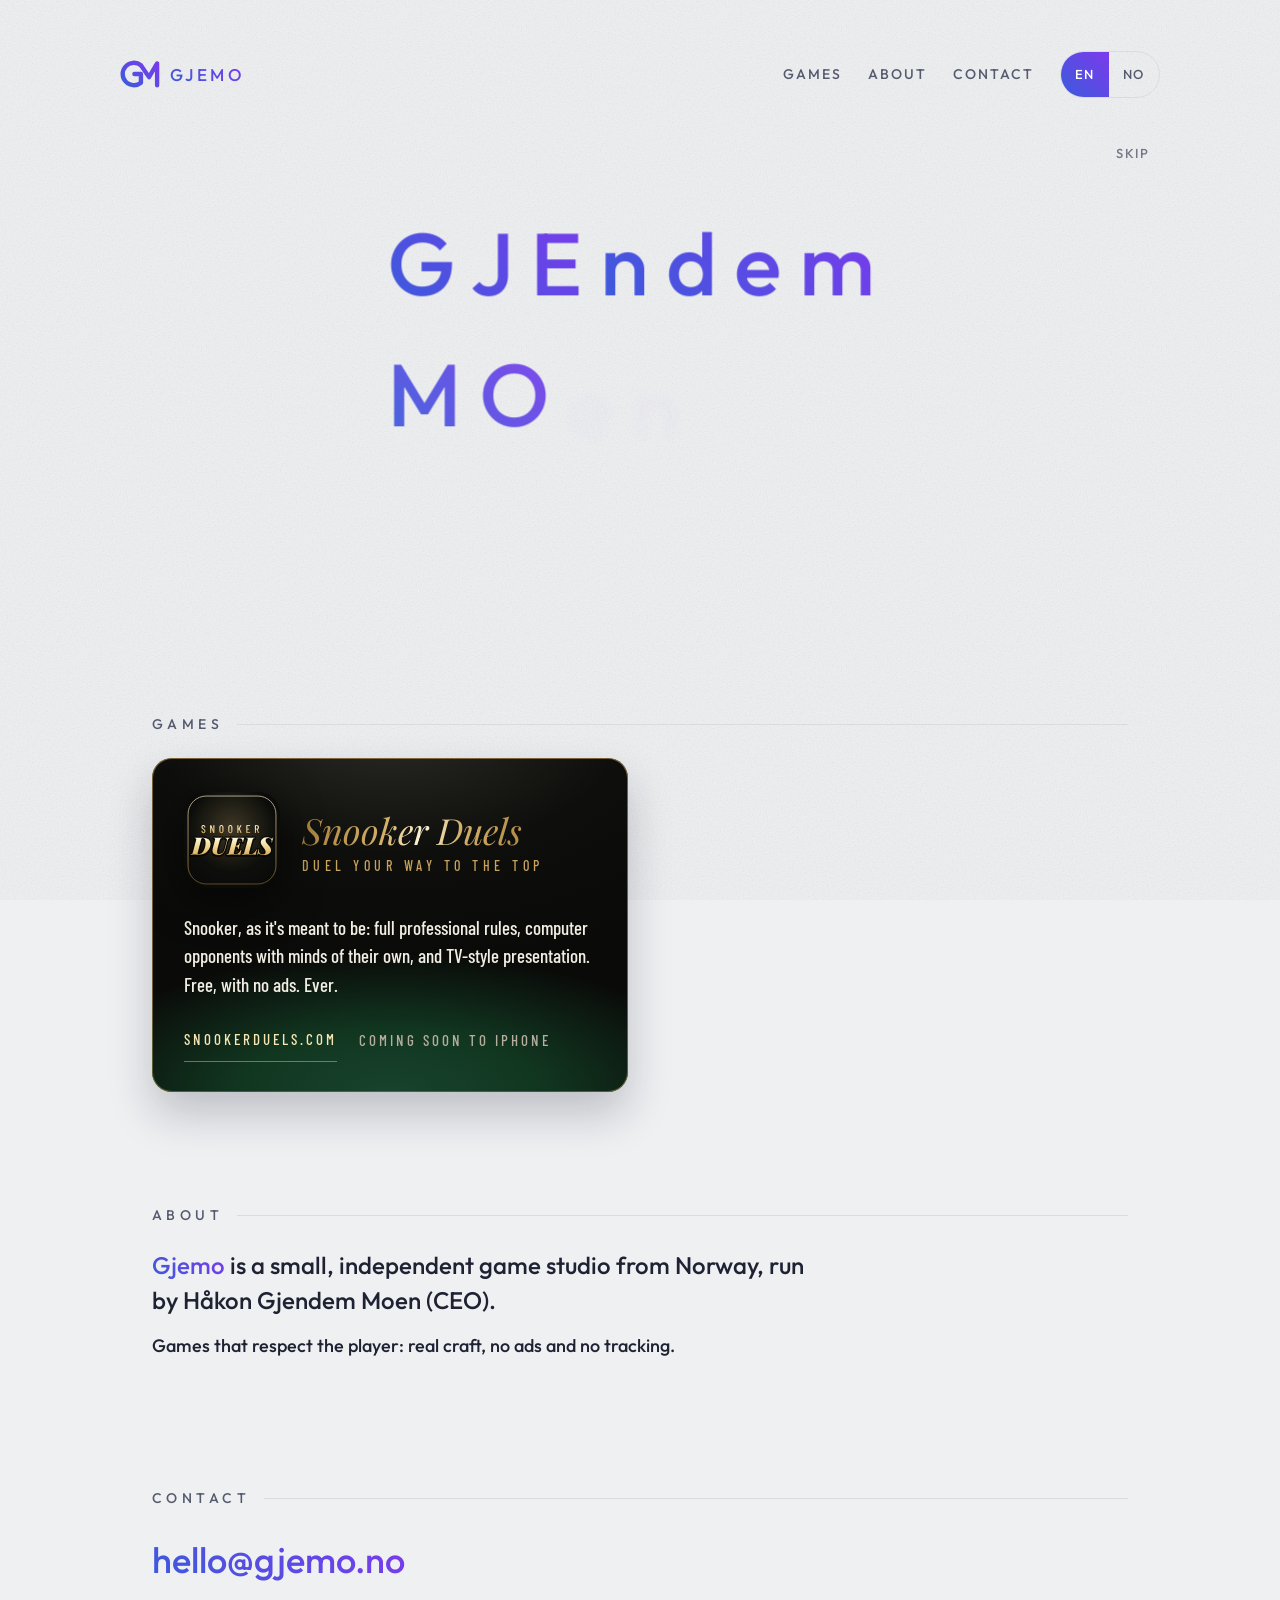
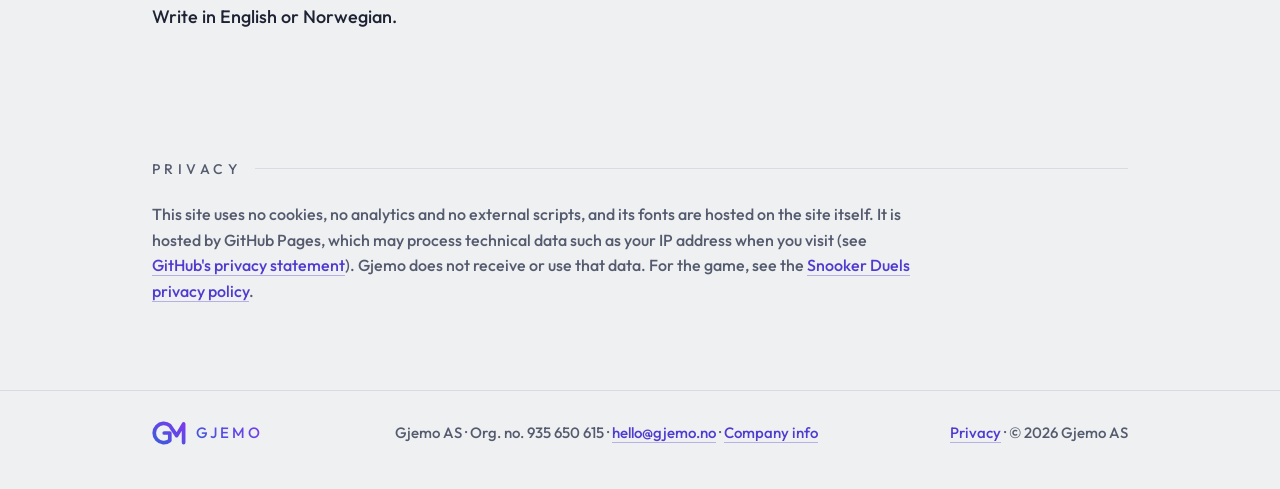
<file: index.html>
<!doctype html>
<html lang="en">
<head>
<meta charset="utf-8">
<meta name="viewport" content="width=device-width,initial-scale=1">
<title>Gjemo - Independent game studio from Norway</title>
<meta name="description" content="Gjemo AS is a small independent game studio from Norway.">
<meta name="theme-color" content="#EFF0F2">
<link rel="icon" href="favicon.svg?v=2" type="image/svg+xml">
<style>
/* Fonts are self-hosted (see fonts/OFL.txt): no request leaves gjemo.no. */
@font-face{font-family:'Outfit';font-style:normal;font-weight:500;font-display:swap;src:url(fonts/outfit-500.woff2) format('woff2')}
@font-face{font-family:'Playfair Display';font-style:italic;font-weight:400;font-display:swap;src:url(fonts/playfair-display-italic-400.woff2) format('woff2')}
@font-face{font-family:'Barlow Condensed';font-style:normal;font-weight:500;font-display:swap;src:url(fonts/barlow-condensed-500.woff2) format('woff2')}

/* Gjemo identity: light, royal blue to violet */
:root{color-scheme:light;--bg:#EFF0F2;--card:#F8F8FA;--text:#1E2233;--muted:#555B6E;--line:#D9DBE2;--blue:#3B5BDB;--violet:#7C3AED;--link:#4F3BD0;--grad:linear-gradient(45deg,#3B5BDB,#7C3AED)}
*,*::before,*::after{box-sizing:border-box}
html{-webkit-text-size-adjust:100%}
body{margin:0;background:var(--bg);color:var(--text);font-family:'Outfit',system-ui,sans-serif;font-weight:500;font-size:18px;line-height:1.6;position:relative}
.tex{position:fixed;inset:0;width:100%;height:100%;pointer-events:none;z-index:0}
body>*:not(.tex){position:relative;z-index:1}
a{color:var(--link);text-decoration:none;border-bottom:1px solid rgba(79,59,208,.35)}
a:hover{border-bottom-color:var(--link)}
a:focus-visible{outline:2px solid var(--violet);outline-offset:3px;border-radius:2px}
.sprite{position:absolute;width:0;height:0;overflow:hidden}
.wrap{max-width:1040px;margin:0 auto;padding:0 32px}

/* Top bar */
.bar{display:flex;align-items:center;justify-content:space-between;gap:16px;padding:22px 0}
.brand{display:flex;align-items:center;gap:10px;border:0}
.brand svg{display:block}
.word{font-family:'Outfit',sans-serif;font-weight:500;letter-spacing:.2em;background:var(--grad);-webkit-background-clip:text;background-clip:text;color:transparent}
.brand .word{font-size:17px}
.nav{display:flex;align-items:center;gap:26px;font-size:14px;letter-spacing:.14em;text-transform:uppercase}
.nav a{color:var(--muted);border:0;padding:12px 4px;margin:-12px -4px}
.nav a:hover{color:var(--violet)}
.lang{display:flex;border:1px solid var(--line);border-radius:999px;overflow:hidden}
.lang button{font:inherit;font-size:13px;letter-spacing:.12em;background:none;border:0;color:var(--muted);padding:12px 14px;min-width:44px;min-height:44px;cursor:pointer}
.lang button[aria-pressed="true"]{background:var(--grad);color:#fff}

/* Hero. The finished lockup is plain markup (also the fallback). The intro script
   slides GJEMO into place while two fountain pens draw the mark (about 2.5 s), then shows it. */
.hero{position:relative;padding:150px 0 120px;display:flex;flex-direction:column;align-items:center;text-align:center;gap:26px}
.lockup{display:flex;align-items:center;gap:clamp(18px,3vw,34px);margin:0;font-weight:500}
.lockup .word{font-size:clamp(44px,8.4vw,88px);line-height:1;letter-spacing:.2em;margin-right:-.2em;white-space:nowrap}
/* One continuous gradient over the whole word (as in the intro), not one per span */
.lockup .word{background:var(--grad);-webkit-background-clip:text;background-clip:text;color:transparent}
.lockup .word span{color:transparent}
.intro-keep .lockup{opacity:0}
.mark{display:block;width:clamp(100px,19vw,200px);height:auto;overflow:visible}
.tagline{margin:0;font-size:clamp(22px,3vw,30px);color:var(--text)}
.sub{margin:0;font-size:17px;color:var(--muted);letter-spacing:.06em}
.intro-on .lockup{visibility:hidden}
.intro-on .tagline,.intro-on .sub{opacity:0}
/* Tagline fades in softly while the pens are finishing (no jump when the intro ends) */
.tagline,.sub{will-change:opacity,transform}
.intro-tag .tagline,.intro-tag .sub,.intro-done .tagline,.intro-done .sub{animation:rise 1.1s cubic-bezier(.22,.8,.24,1) both}
.intro-tag .sub,.intro-done .sub{animation-delay:.2s}
.intro-tag.intro-done .tagline,.intro-tag.intro-done .sub{animation-play-state:running}
@keyframes rise{from{opacity:0;transform:translate3d(0,6px,0)}to{opacity:1;transform:translate3d(0,0,0)}}
.intro{position:absolute;inset:0;pointer-events:none;overflow:hidden}
.intro .w{position:absolute;left:0;top:0;line-height:1;letter-spacing:.2em;white-space:nowrap;will-change:transform,opacity,filter;background:var(--grad);-webkit-background-clip:text;background-clip:text;color:transparent;opacity:0}
.intro svg{position:absolute;overflow:visible}
.skip{position:absolute;right:0;top:12px;font:inherit;font-size:13px;letter-spacing:.14em;text-transform:uppercase;color:var(--muted);background:none;border:0;min-height:44px;padding:0 10px;cursor:pointer;opacity:.8}

/* Sections */
section{padding:56px 0}
section.wrap{padding-top:56px;padding-bottom:56px} /* .wrap set padding:0 32px and removed the vertical space */
h2{margin:0 0 22px;font-size:14px;font-weight:500;letter-spacing:.32em;text-transform:uppercase;color:var(--muted);display:flex;align-items:center;gap:14px}
h2::after{content:"";flex:1;height:1px;background:var(--line)}
.games{display:grid;grid-template-columns:repeat(auto-fill,minmax(min(440px,100%),1fr));gap:24px}

/* Each game is its own world: Snooker Duels keeps its dark, gold and cloth green */
.world-snooker{position:relative;overflow:hidden;border-radius:20px;color:#F2EEE3;background:radial-gradient(ellipse 90% 70% at 50% -10%,#2A2B25 0%,#0E0F0C 55%,#0A0B09 100%);box-shadow:inset 0 0 0 1px rgba(201,164,92,.55),0 22px 44px rgba(20,22,40,.22);padding:34px 32px 30px;display:flex;flex-direction:column;gap:18px;font-family:'Barlow Condensed',system-ui,sans-serif}
.world-snooker::before{content:"";position:absolute;left:0;right:0;bottom:0;height:46%;background:radial-gradient(ellipse 70% 90% at 50% 100%,#23704A 0%,#175A33 45%,rgba(13,58,31,0) 100%);opacity:.55;pointer-events:none}
.world-snooker>*{position:relative}
.world-snooker .head{display:flex;gap:22px;align-items:center}
.world-snooker img{flex:none;width:96px;height:96px;border-radius:22.4%;filter:drop-shadow(0 12px 20px rgba(0,0,0,.6))}
.world-snooker h3{margin:0;font-family:'Playfair Display',serif;font-style:italic;font-weight:400;font-size:36px;line-height:1.1;background:linear-gradient(100deg,#A57E3A 0%,#D4B06A 35%,#FFF6DA 50%,#D4B06A 65%,#A57E3A 100%);-webkit-background-clip:text;background-clip:text;color:transparent}
.world-snooker .slogan{margin:4px 0 0;font-size:14px;letter-spacing:.32em;text-transform:uppercase;color:#C9A45C}
.world-snooker p{margin:0;font-size:19px;line-height:1.5}
.world-snooker .links{display:flex;flex-wrap:wrap;gap:12px 22px;align-items:center;font-size:15px;letter-spacing:.2em;text-transform:uppercase}
.world-snooker a{color:#F6E6B4;border-bottom:1px solid rgba(201,164,92,.6);padding:10px 0}
.world-snooker a:focus-visible{outline-color:#C9A45C}
.world-snooker .soon{color:#B5AE9E}
.world-snooker a.icon-link{flex:none;border:0;padding:0;border-radius:22.4%;transition:transform .2s ease}
.world-snooker a.icon-link:hover{transform:translateY(-2px) scale(1.03)}
.next{border:1px dashed #C6C9D3;border-radius:20px;display:flex;flex-direction:column;align-items:center;justify-content:center;gap:6px;min-height:220px;color:var(--muted);text-align:center;padding:30px}
.next b{font-weight:500;font-size:20px;color:var(--text)}

.about p,.contact p{margin:0 0 14px;max-width:680px}
.about .lead{font-size:24px;line-height:1.45}
.about .name{background:var(--grad);-webkit-background-clip:text;background-clip:text;color:transparent}
.contact .mail{font-size:clamp(26px,4vw,36px)}
.contact .mail a{border:0;background:var(--grad);-webkit-background-clip:text;background-clip:text;color:transparent}
.privacy p{max-width:760px;color:var(--muted);font-size:16px;margin:0}

footer{border-top:1px solid var(--line);margin-top:30px;padding:30px 0 44px;color:var(--muted);font-size:15px}
footer .wrap{display:flex;flex-wrap:wrap;gap:14px 30px;align-items:center;justify-content:space-between}
footer .brand .word{font-size:15px}

/* Language: English by default, Norwegian on request */
[lang="no"]{display:none}
html.no [lang="en"]:not(html){display:none}
html.no [lang="no"]{display:revert}

@media(max-width:640px){
  .wrap{padding:0 16px}
  .nav .sec{display:none}
  .hero{padding:64px 0 80px}
  .lockup{gap:18px}
  .world-snooker{padding:26px 20px}
  .world-snooker .head{flex-direction:column;align-items:flex-start}
}
</style>
</head>
<body>
<svg class="tex" aria-hidden="true" focusable="false"><filter id="felt"><feTurbulence type="fractalNoise" baseFrequency="0.8" numOctaves="4" seed="3"/><feColorMatrix type="saturate" values="0"/><feComponentTransfer><feFuncA type="linear" slope="0.18"/></feComponentTransfer></filter><rect width="100%" height="100%" filter="url(#felt)"/></svg>
<svg class="sprite" aria-hidden="true" focusable="false"><defs><linearGradient id="gjg" x1="0" y1="1" x2="1" y2="0"><stop offset="0" stop-color="#3B5BDB"/><stop offset="1" stop-color="#7C3AED"/></linearGradient></defs><symbol id="gjmark" viewBox="26 30 256 180"><path fill="none" stroke="url(#gjg)" stroke-width="28" stroke-linecap="round" stroke-linejoin="round" d="M160 120 L118 120 M160 120 L160 176 A72 72 0 1 1 160 64 L212 140 L264 52 L264 192"/></symbol></svg>

<header class="wrap bar">
<a class="brand" href="./" aria-label="Gjemo"><svg width="40" height="28" aria-hidden="true"><use href="#gjmark"/></svg><span class="word">GJEMO</span></a>
<nav class="nav" aria-label="Main">
<a class="sec" href="#games"><span lang="en">Games</span><span lang="no">Spill</span></a>
<a class="sec" href="#about"><span lang="en">About</span><span lang="no">Om</span></a>
<a class="sec" href="#contact"><span lang="en">Contact</span><span lang="no">Kontakt</span></a>
<div class="lang" role="group" aria-label="Language"><button type="button" data-l="en" aria-pressed="true">EN</button><button type="button" data-l="no" aria-pressed="false">NO</button></div>
</nav>
</header>

<main>
<div class="wrap hero">
<h1 class="lockup" aria-label="Gjemo">
<svg class="mark" viewBox="26 30 256 180" aria-hidden="true"><use href="#gjmark"/></svg>
<span class="word" aria-hidden="true"><span class="gje">GJE</span><span class="mo">MO</span></span>
</h1>
<p class="tagline"><span lang="en">Games, made in Norway.</span><span lang="no">Spill, laget i Norge.</span></p>
<p class="sub"><span lang="en">Independent game studio from Norway</span><span lang="no">Uavhengig spillstudio fra Norge</span></p>
</div>

<section id="games" class="wrap">
<h2><span lang="en">Games</span><span lang="no">Spill</span></h2>
<div class="games">
<article class="world-snooker">
<div class="head">
<a class="icon-link" href="https://snookerduels.com" aria-label="Snooker Duels – snookerduels.com"><img src="snooker-duels-ikon.svg" width="96" height="96" alt="Snooker Duels app icon"></a>
<div>
<h3>Snooker Duels</h3>
<p class="slogan">Duel your way to the top</p>
</div>
</div>
<p lang="en">Snooker, as it's meant to be: full professional rules, computer opponents with minds of their own, and TV-style presentation. Free, with no ads. Ever.</p>
<p lang="no">Snooker slik det skal være: fulle proffregler, datamotstandere med egen vilje og TV-preg. Gratis, uten reklame. Aldri.</p>
<div class="links"><a href="https://snookerduels.com">snookerduels.com</a><span class="soon"><span lang="en">Coming soon to iPhone</span><span lang="no">Kommer snart til iPhone</span></span></div>
</article>
</div>
</section>

<section id="about" class="wrap about">
<h2><span lang="en">About</span><span lang="no">Om</span></h2>
<p class="lead" lang="en"><span class="name">Gjemo</span> is a small, independent game studio from Norway, run by Håkon Gjendem Moen (CEO).</p>
<p class="lead" lang="no"><span class="name">Gjemo</span> er et lite, uavhengig spillstudio fra Norge, drevet av Håkon Gjendem Moen (daglig leder).</p>
<p lang="en">Games that respect the player: real craft, no ads and no tracking.</p>
<p lang="no">Spill som respekterer spilleren: ekte håndverk, ingen reklame og ingen sporing.</p>
</section>

<section id="contact" class="wrap contact">
<h2><span lang="en">Contact</span><span lang="no">Kontakt</span></h2>
<p class="mail"><a href="mailto:hello@gjemo.no">hello@gjemo.no</a></p>
<p lang="en">Write in English or Norwegian.</p>
<p lang="no">Skriv på norsk eller engelsk.</p>
</section>

<section id="privacy" class="wrap privacy">
<h2><span lang="en">Privacy</span><span lang="no">Personvern</span></h2>
<p lang="en">This site uses no cookies, no analytics and no external scripts, and its fonts are hosted on the site itself. It is hosted by GitHub Pages, which may process technical data such as your IP address when you visit (see <a href="https://docs.github.com/en/site-policy/privacy-policies/github-general-privacy-statement">GitHub's privacy statement</a>). Gjemo does not receive or use that data. For the game, see the <a href="https://snookerduels.com/privacy">Snooker Duels privacy policy</a>.</p>
<p lang="no">Siden bruker ingen informasjonskapsler, ingen analyse og ingen eksterne skript, og fontene ligger på siden selv. Den driftes av GitHub Pages, som kan behandle tekniske data som IP-adressen din når du besøker den (se <a href="https://docs.github.com/en/site-policy/privacy-policies/github-general-privacy-statement">GitHubs personvernerklæring</a>). Gjemo mottar eller bruker ikke disse dataene. For spillet, se <a href="https://snookerduels.com/privacy">personvernerklæringen for Snooker Duels</a>.</p>
</section>
</main>

<footer>
<div class="wrap">
<a class="brand" href="./" aria-label="Gjemo"><svg width="34" height="24" aria-hidden="true"><use href="#gjmark"/></svg><span class="word">GJEMO</span></a>
<span>Gjemo AS · <span lang="en">Org. no.</span><span lang="no">Org.nr.</span> 935 650 615 · <a href="mailto:hello@gjemo.no">hello@gjemo.no</a> · <a href="company.html"><span lang="en">Company info</span><span lang="no">Selskapsinfo</span></a></span>
<span><a href="#privacy"><span lang="en">Privacy</span><span lang="no">Personvern</span></a> · &copy; 2026 Gjemo AS</span>
</div>
</footer>

<script>
/* GJEMO intro, after C:\Gjemo\logo\endelig\intro-forhand.html (#v=6&c=4). Long version on the first visit, short on later visits; tap or key skips,
   prefers-reduced-motion or no fonts API shows the finished logo directly. No sound, no external files. */
(function(){
  var hero=document.querySelector('.hero'), lock=hero.querySelector('.lockup');
  // The intro is short, calm and has no flashing, so it plays also with «reduce motion» (Håkon 8 Oct).
  if(!document.fonts||!window.requestAnimationFrame) return;
  // Tap the logo afterwards to watch the intro again.
  lock.style.cursor='pointer'; lock.addEventListener('click',function(){ if(hero.classList.contains('intro-done')){ try{localStorage.removeItem('gjemo-intro')}catch(e){} location.reload(); } });
  hero.classList.add('intro-on');
  var done=false, raf=0, stage=null, skip=null;
  function finish(ev){
    if(done) return; done=true; cancelAnimationFrame(raf);
    var early=!!ev; // skipped by tap or key (or the font safety timer) instead of reaching the end
    // Show the real logo first, then remove the intro layer on the next frame: no blank or doubled frame.
    hero.classList.remove('intro-on'); hero.classList.add('intro-done');
    if(skip) skip.remove();
    // No swap at the end (Håkon 8 Oct: the hand-over still showed). The drawn logo simply stays where it
    // ended; the real lockup stays invisible underneath (still clickable and read by screen readers).
    // Only if the window is resized, or the intro was skipped early, the real logo takes over.
    var st=stage;
    if(st && !early){ hero.classList.add('intro-keep');
      addEventListener('resize',function(){ hero.classList.remove('intro-keep'); if(st.parentNode) st.remove(); },{once:true}); }
    else if(st){ st.remove(); }
    removeEventListener('pointerdown',finish); removeEventListener('keydown',finish);
  }
  addEventListener('pointerdown',finish); addEventListener('keydown',finish);
  var safety=setTimeout(finish,2500); // fonts never ready: show the finished logo
  document.fonts.ready.then(function(){ clearTimeout(safety); if(!done) start(); });

  function start(){
    var ease=function(x){return x<0?0:x>1?1:(x<.5?4*x*x*x:1-Math.pow(-2*x+2,3)/2)};
    var k=function(t,a,b){return ease((t-a)/(b-a))}, lin=function(x){return x<0?0:x>1?1:x};
    var H=hero.getBoundingClientRect();
    var rel=function(el){var b=el.getBoundingClientRect();return{x:b.left-H.left,y:b.top-H.top,w:b.width,h:b.height}};
    var word=lock.querySelector('.word'), gT=rel(lock.querySelector('.gje')), mT=rel(lock.querySelector('.mo')), kT=rel(lock.querySelector('.mark')), L=rel(lock);
    var fs=parseFloat(getComputedStyle(word).fontSize);
    var NS='http://www.w3.org/2000/svg', D1='M118 120 L160 120 L160 176 A72 72 0 1 1 160 64', D2='M264 192 L264 52 L212 140 L160 64';
    stage=document.createElement('div'); stage.className='intro'; stage.setAttribute('aria-hidden','true'); stage.style.fontSize=fs+'px';
    // First visit: the long intro (GJEndem / MOen -> GJE + MO -> pens). Later visits, or no storage: the short one.
    var long=false;
    try{ if(!localStorage.getItem('gjemo-intro')){ localStorage.setItem('gjemo-intro','1'); long=localStorage.getItem('gjemo-intro')==='1'; } }catch(e){ long=false; }
    stage.innerHTML=(long?'<span class="w">GJE</span><span class="w">ndem</span><span class="w">MO</span><span class="w">en</span>':'<span class="w">GJEMO</span>')+
      '<svg viewBox="26 30 256 180"><defs><linearGradient id="gji" gradientUnits="userSpaceOnUse" x1="42.75" y1="192" x2="264" y2="48"><stop offset="0" stop-color="#3B5BDB"/><stop offset="1" stop-color="#7C3AED"/></linearGradient></defs>'+
      '<path fill="none" stroke="url(#gji)" stroke-linecap="round" stroke-linejoin="round" d="'+D1+'"/><path fill="none" stroke="url(#gji)" stroke-linecap="round" stroke-linejoin="round" d="'+D2+'"/>'+
      '<circle r="9" fill="#5B3FD8"/><circle r="9" fill="#6D3FE0"/></svg>';
    hero.appendChild(stage);
    skip=document.createElement('button'); skip.type='button'; skip.className='skip'; skip.textContent=document.documentElement.classList.contains('no')?'Hopp over':'Skip';
    hero.appendChild(skip);
    var w=stage.querySelectorAll('.w'), G=w[0], N=w[1], M=w[2], E=w[3];
    var svg=stage.querySelector('svg'), P=svg.querySelectorAll('path')[0], Q=svg.querySelectorAll('path')[1], c=svg.querySelectorAll('circle');
    svg.setAttribute('width',kT.w); svg.setAttribute('height',kT.h); svg.style.left=kT.x+'px'; svg.style.top=kT.y+'px'; svg.style.transformOrigin='50% 50%';
    var LP=P.getTotalLength(), LQ=Q.getTotalLength();
    var place=function(el,x,y,o,blur,sc){el.style.transform='translate('+(x+ox).toFixed(2)+'px,'+(y+oy).toFixed(2)+'px)'+(sc?' scale('+sc+')':'');el.style.opacity=o;el.style.filter=blur>.05?'blur('+blur.toFixed(2)+'px)':'none'};
    // Calibrate: put the intro text where the real «GJE» is and measure the difference, so the intro
    // ends pixel-exact on the real logo (the glyph box of a positioned span differs from inline text).
    var ox=0, oy=0;
    place(G, gT.x, gT.y, 0, 0); var gr=rel(G); ox=gT.x-gr.x; oy=gT.y-gr.y;
    var sr=rel(svg); if(Math.abs(sr.y-kT.y)>.3||Math.abs(sr.x-kT.x)>.3){ svg.style.left=(kT.x+(kT.x-sr.x))+'px'; svg.style.top=(kT.y+(kT.y-sr.y))+'px'; }
    if(long){
      var wG=G.getBoundingClientRect().width, wN=N.getBoundingClientRect().width, wM=M.getBoundingClientRect().width, wE=E.getBoundingClientRect().width;
      var cx=L.x+L.w/2, cy=gT.y, dy=fs*62/84, Xs=cx-Math.max(wG+wN,wM+wE)/2;
    }
    // Pen timing: long 2.8-4.3 s (ends 4.5), short 0.7-2.2 s (ends 2.3)
    var p0=long?2.8:.7, p1t=long?4.3:2.2, end=long?4.5:2.3;
    var t0=performance.now();
    function frame(now){
      var t=(now-t0)/1000;
      if(long){
        var a1=k(t,.1,.8), a2=k(t,.5,1.2), a3=k(t,.8,1.5), a4=k(t,1.2,1.9), m=k(t,2.2,3.3), fadeOut=1-k(t,1.9,2.5), d=k(t,1.8,2.5);
        place(G, Xs+(gT.x-Xs)*m, cy-dy+dy*m+(1-a1)*14, a1, (1-Math.min(1,a1*1.4))*6);
        place(M, Xs+(mT.x-Xs)*m, cy+dy-dy*m+(1-a3)*14, a3, (1-Math.min(1,a3*1.4))*6);
        // «ndem» and «en» dissolve (blur + lift) while GJE and MO start to slide
        place(N, Xs+wG, cy-dy+(1-a2)*14-d*16, Math.min(a2,fadeOut), Math.max((1-Math.min(1,a2*1.4))*6,d*10), 1+d*.04);
        place(E, Xs+wM, cy+dy+(1-a4)*14-d*16, Math.min(a4,fadeOut), Math.max((1-Math.min(1,a4*1.4))*6,d*10), 1+d*.04);
      } else {
        // GJEMO slides into place (0.2-1.0 s)
        var a=k(t,.2,1);
        place(G, gT.x+(1-a)*fs*.6, gT.y, a, (1-Math.min(1,a*1.4))*6);
      }
      // two fountain pens from each end, meeting at the top of the G; the strokes swell as they go
      var dr=k(t,p0,p1t), on=(t>p0-.05&&t<end)?1:0, fadePen=1-lin((t-(p1t-.1))/.25), sw=String(10+18*Math.min(1,dr*1.5));
      P.style.visibility=Q.style.visibility=(t<p0+.02?'hidden':'visible');
      P.setAttribute('stroke-width',sw); Q.setAttribute('stroke-width',sw);
      P.style.strokeDasharray=(LP*dr)+' '+(LP+1); Q.style.strokeDasharray=(LQ*dr)+' '+(LQ+1);
      var p1=P.getPointAtLength(LP*dr), p2=Q.getPointAtLength(LQ*dr);
      c[0].setAttribute('cx',p1.x); c[0].setAttribute('cy',p1.y); c[0].style.opacity=on*fadePen;
      c[1].setAttribute('cx',p2.x); c[1].setAttribute('cy',p2.y); c[1].style.opacity=on*fadePen;
      svg.style.transform=dr>=1?'none':'scale('+(0.97+0.03*dr)+')';
      if(t>=end-.5 && !hero.classList.contains('intro-tag')) hero.classList.add('intro-tag'); // start the tagline before the pens finish
      if(t>=end){ finish(); return; }
      raf=requestAnimationFrame(frame);
    }
    raf=requestAnimationFrame(frame);
  }
})();
(function(){
  var h=document.documentElement, b=document.querySelectorAll('.lang button');
  function set(l){h.classList.toggle('no',l==='no');h.lang=l==='no'?'nb':'en';b.forEach(function(x){x.setAttribute('aria-pressed',String(x.dataset.l===l))});try{localStorage.setItem('gjemo-lang',l)}catch(e){}}
  b.forEach(function(x){x.addEventListener('click',function(){set(x.dataset.l)})});
  try{var s=localStorage.getItem('gjemo-lang');if(s)set(s)}catch(e){}
})();
</script>
</body>
</html>
</file>
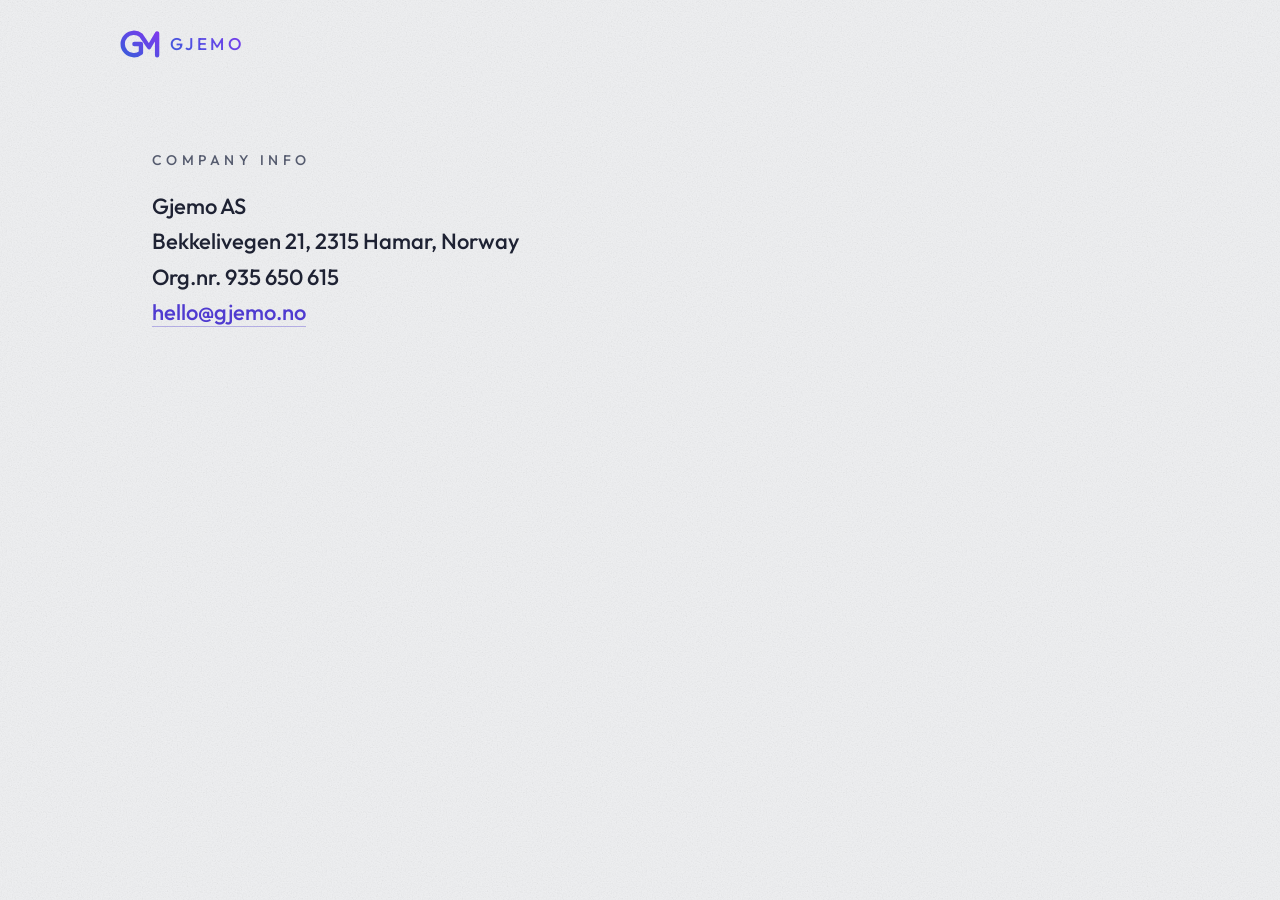
<file: company.html>
<!doctype html>
<html lang="en">
<head>
<meta charset="utf-8">
<meta name="viewport" content="width=device-width,initial-scale=1">
<title>Company info - Gjemo</title>
<meta name="theme-color" content="#EFF0F2">
<link rel="icon" href="favicon.svg?v=2" type="image/svg+xml">
<style>
@font-face{font-family:'Outfit';font-style:normal;font-weight:500;font-display:swap;src:url(fonts/outfit-500.woff2) format('woff2')}
:root{color-scheme:light;--bg:#EFF0F2;--text:#1E2233;--muted:#555B6E;--line:#D9DBE2;--link:#4F3BD0;--grad:linear-gradient(45deg,#3B5BDB,#7C3AED)}
*,*::before,*::after{box-sizing:border-box}
body{margin:0;background:var(--bg);color:var(--text);font-family:'Outfit',system-ui,sans-serif;font-weight:500;font-size:18px;line-height:1.6;position:relative;min-height:100vh}
.tex{position:fixed;inset:0;width:100%;height:100%;pointer-events:none;z-index:0}
body>*:not(.tex){position:relative;z-index:1}
a{color:var(--link);text-decoration:none;border-bottom:1px solid rgba(79,59,208,.35)}
a:focus-visible{outline:2px solid #7C3AED;outline-offset:3px}
.wrap{max-width:1040px;margin:0 auto;padding:0 32px}
.bar{padding:22px 0}
.brand{display:inline-flex;align-items:center;gap:10px;border:0;min-height:44px}
.word{font-size:17px;letter-spacing:.2em;background:var(--grad);-webkit-background-clip:text;background-clip:text;color:transparent}
h1{margin:60px 0 18px;font-size:14px;font-weight:500;letter-spacing:.32em;text-transform:uppercase;color:var(--muted)}
.info{font-size:22px;margin:0 0 80px}
@media(max-width:640px){.wrap{padding:0 16px}}
</style>
</head>
<body>
<svg class="tex" aria-hidden="true" focusable="false"><filter id="felt"><feTurbulence type="fractalNoise" baseFrequency="0.8" numOctaves="4" seed="3"/><feColorMatrix type="saturate" values="0"/><feComponentTransfer><feFuncA type="linear" slope="0.18"/></feComponentTransfer></filter><rect width="100%" height="100%" filter="url(#felt)"/></svg>
<header class="wrap bar">
<a class="brand" href="./" aria-label="Gjemo"><svg width="40" height="28" viewBox="26 30 256 180" aria-hidden="true"><defs><linearGradient id="gjg" x1="0" y1="1" x2="1" y2="0"><stop offset="0" stop-color="#3B5BDB"/><stop offset="1" stop-color="#7C3AED"/></linearGradient></defs><path fill="none" stroke="url(#gjg)" stroke-width="28" stroke-linecap="round" stroke-linejoin="round" d="M160 120 L118 120 M160 120 L160 176 A72 72 0 1 1 160 64 L212 140 L264 52 L264 192"/></svg><span class="word">GJEMO</span></a>
</header>
<main class="wrap">
<h1>Company info</h1>
<p class="info">Gjemo AS<br>Bekkelivegen 21, 2315 Hamar, Norway<br>Org.nr. 935 650 615<br><a href="mailto:hello@gjemo.no">hello@gjemo.no</a></p>
</main>
</body>
</html>
</file>
